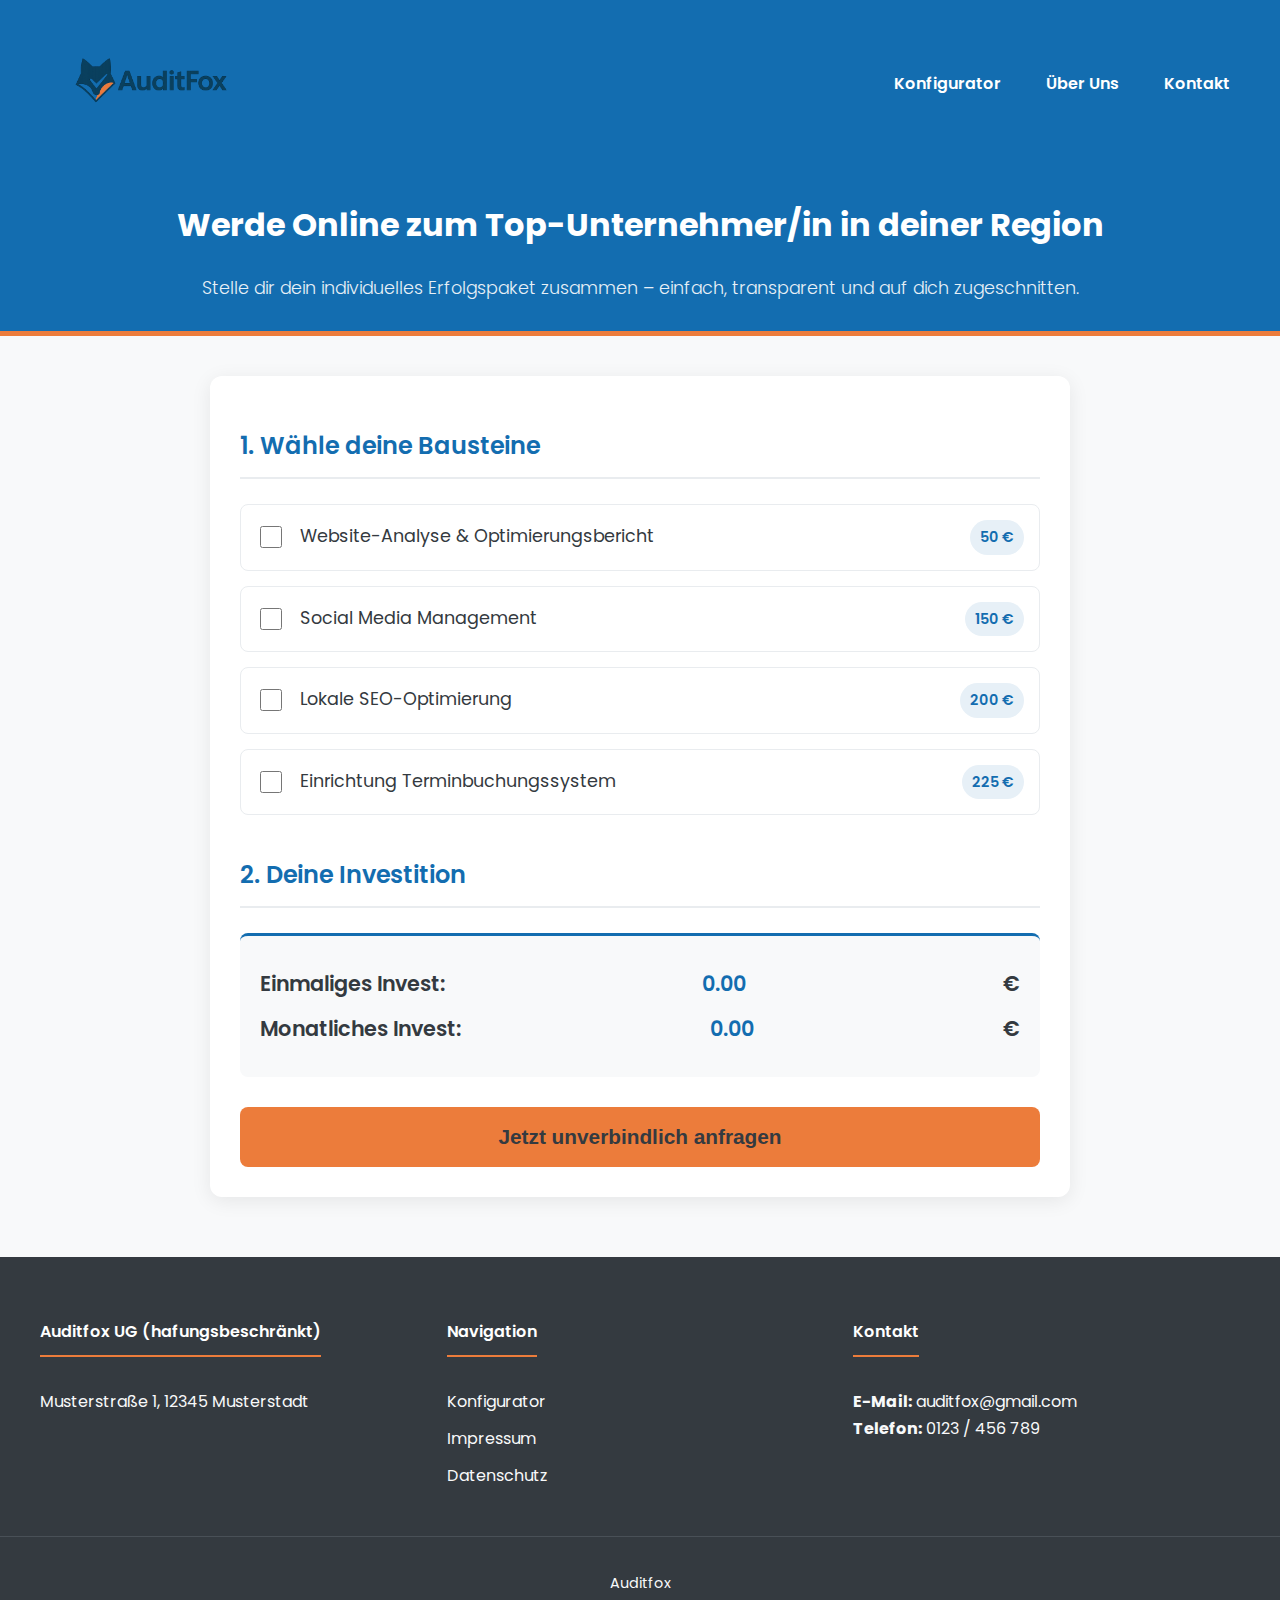
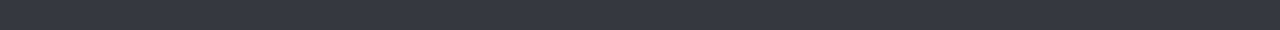
<file: index.html>
<!DOCTYPE html>
<html lang ="de">
<head>
	<meta charset="UTF-8">
	<meta name="viewport" content="width=device-width, initial-scale=1.0">
	<title>Ihr Weg zum Topunternehmer/in in Ihrer Region </title>
	<link rel="stylesheet" href="style.css">
</head>

<body>
<header>	
    <div class="header-container">
        <img src="media/AFLogo.png" alt="Firmenlogo" class="logo">
        <!-- NEU: Checkbox zum Steuern des Menüs (unsichtbar) -->
        <input type="checkbox" id="menu-toggle" class="menu-toggle">
        <!-- NEU: Das Burger-Icon (ist das Label für die Checkbox) -->
        <label for="menu-toggle" class="menu-icon">
            <span></span>
            <span></span>
            <span></span>
        </label>
  <nav class="navbar">
            <ul>
						<li><a href="#konfigurator">Konfigurator</a></li>
                <li><a href="ueber-uns.html">Über Uns</a></li>
                <li><a href="kontakt.html">Kontakt</a></li>
            </ul>
        </nav>
    </div>
  <div class="hero-section">
        <h1>Werde Online zum Top-Unternehmer/in  in deiner Region</h1>
        <p>Stelle dir dein individuelles Erfolgspaket zusammen – einfach, transparent und auf dich zugeschnitten.</p>
    </div>
</header>

 </header>
 <main>
   <section id="konfigurator">
 	 <h2>1. Wähle deine Bausteine</h2>
            
    <div class="option">
   <input type="checkbox" id="website-analyse" name="website-analyse" value="50" data-cost-type="einmalig">
   <label for="website-analyse" class="analyse-label">Website-Analyse & Optimierungsbericht</label> <span class="price-tag">50 €</span>
   </div>

    <div class="option">
   <input type="checkbox" id="social-media" name="social-media" value="150" data-cost-type="monatlich">
  <label for="social-media">Social Media Management</label>
  <span class="price-tag">150 €</span>
   </div>
         
 	<div class="option">
  <input type="checkbox" id="seo" name="seo" value="200" data-cost-type="einmalig">
 <label for="seo">Lokale SEO-Optimierung</label>
   <span class="price-tag">200 €</span>
</div>

   <div class="option">        
  <input type="checkbox" id="terminbuchung" name="terminbuchung" value="225" data-cost-type="einmalig">
  <label for="terminbuchung">Einrichtung Terminbuchungssystem</label>
  <span class="price-tag">225 €</span>
            </div>
</section>

        <section id="zusammenfassung">
            <h2>2. Deine Investition</h2>
            <ul id="ausgewaehlte-optionen">
           </ul>
            <div class="kosten-uebersicht">
                <p class="total">Einmaliges Invest: <span id="gesamtkosten-einmalig">0,00</span>€</p>
  <p class="total">Monatliches Invest:<span id="gesamtkosten-monatlich">0,00</span>€</p>
     </div>
        <button>Jetzt unverbindlich anfragen</button>
        </section>
    </main>
    <script src="script.js"></script>
<footer>
    <div class="footer-container">
        <div class="footer-column">
            <h4>Auditfox UG (hafungsbeschränkt)</h4>
            <p>Musterstraße 1, 12345 Musterstadt</p>
      </div>
      <div class="footer-column">
          <h4>Navigation</h4>
          <ul>
                <li><a href="#konfigurator">Konfigurator</a></li>
                <li><a href="impressum.html">Impressum</a></li>
                <li><a href="datenschutz.html">Datenschutz</a></li>
            </ul>
        </div>
        <div class="footer-column">
            <h4>Kontakt</h4>
            
<p><b>E-Mail:</b>
 <a href="mailto:auditfox@gmail.com">auditfox@gmail.com</a> 
</br> 
     <b>Telefon:</b> 0123 / 456 789
   </p>
        </div>
    </div>
    <div class="footer-bottom">
        <p>Auditfox</p>
    </div>
</footer>
</body>
</html>
</file>
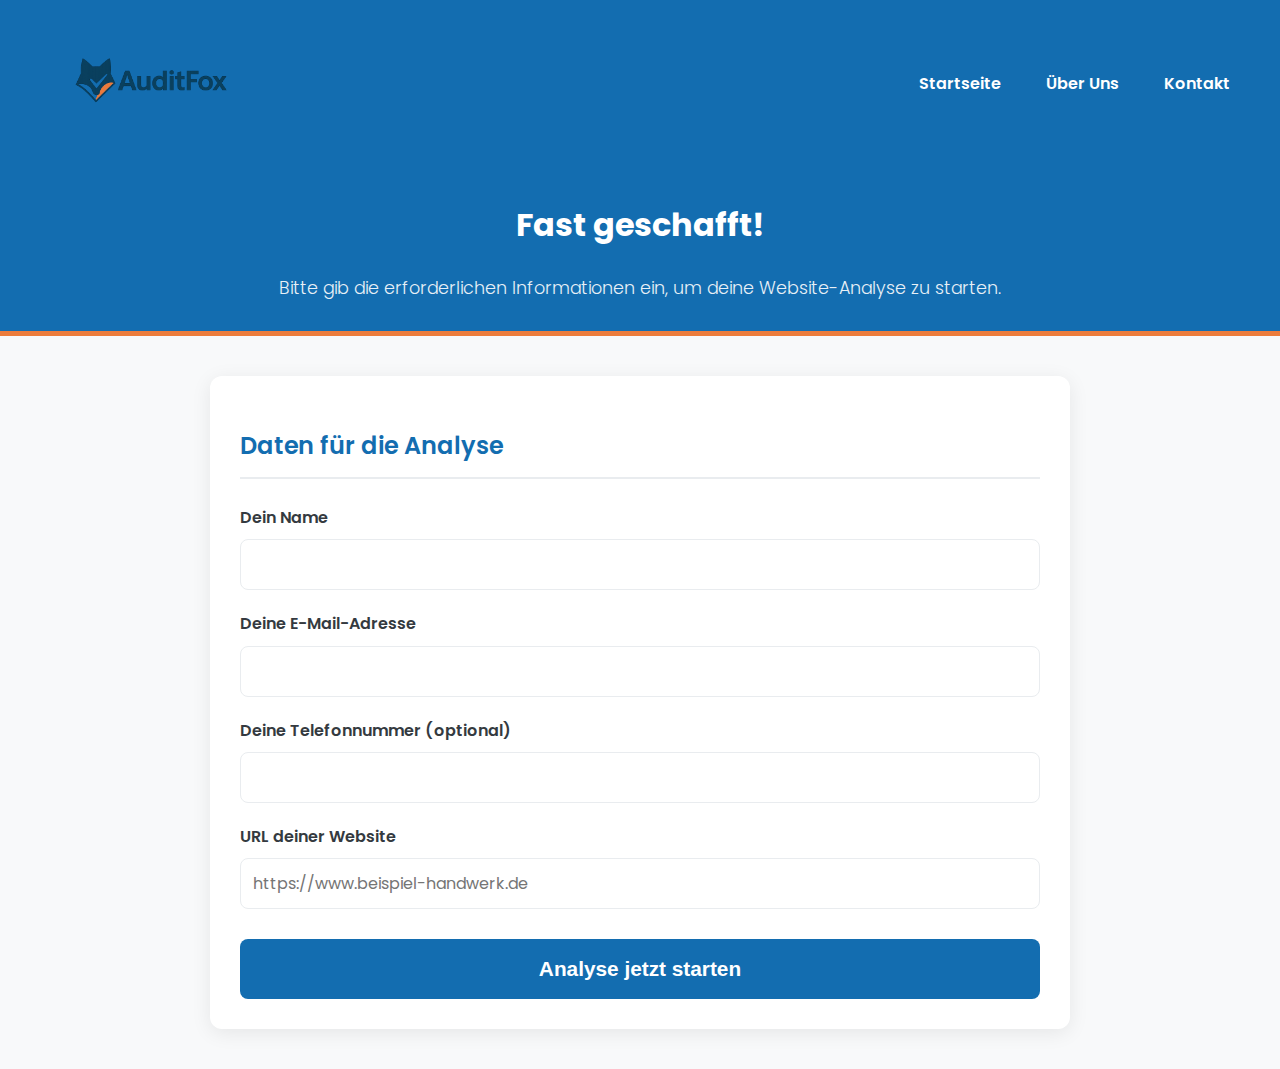
<file: analyse.html>
<!DOCTYPE html>
<html lang="de">
<head>
    <meta charset="UTF-8">
    <meta name="viewport" content="width=device-width, initial-scale=1.0">
    <title>Website-Analyse - Dein nächster Schritt</title>
    <link rel="stylesheet" href="style.css">
</head>
<body>
   <header>
    <div class="header-container">
        <img src="media/AFLogo.png" alt="Firmenlogo" class="logo">
        <!-- NEU: Checkbox zum Steuern des Menüs (unsichtbar) -->
        <input type="checkbox" id="menu-toggle" class="menu-toggle">
        <!-- NEU: Das Burger-Icon (ist das Label für die Checkbox) -->
        <label for="menu-toggle" class="menu-icon">
            <span></span>
            <span></span>
            <span></span>
        </label>
  <nav class="navbar">
            <ul>
					<li><a href="index.html">Startseite</a></li>
                <li><a href="ueber-uns.html">Über Uns</a></li>
                <li><a href="kontakt.html">Kontakt</a></li>
            </ul>
        </nav>
    </div>
        <div class="hero-section">
            <h1>Fast geschafft!</h1>
            <p>Bitte gib die erforderlichen Informationen ein, um deine Website-Analyse zu starten.</p>
        </div>
    </header>

    <main>
        <section id="analyse-form-section">
            <h2>Daten für die Analyse</h2>
            <form id="analyse-form">
                <div class="form-group">
                    <label for="name">Dein Name</label>
                    <input type="text" id="name" name="name" required>
                </div>
                <div class="form-group">
                    <label for="email">Deine E-Mail-Adresse</label>
                    <input type="email" id="email" name="email" required>
                </div>
                <div class="form-group">
                    <label for="phone">Deine Telefonnummer (optional)</label>
                    <input type="tel" id="phone" name="phone">
                </div>
                <div class="form-group">
                    <label for="website-url">URL deiner Website</label>
                    <input type="url" id="website-url" name="website-url" placeholder="https://www.beispiel-handwerk.de" required>
                </div>
                
<button type="submit" class="submit-button">Analyse jetzt starten</button>
            </form>
        </section>
    </main>
</body>
</html>
</file>
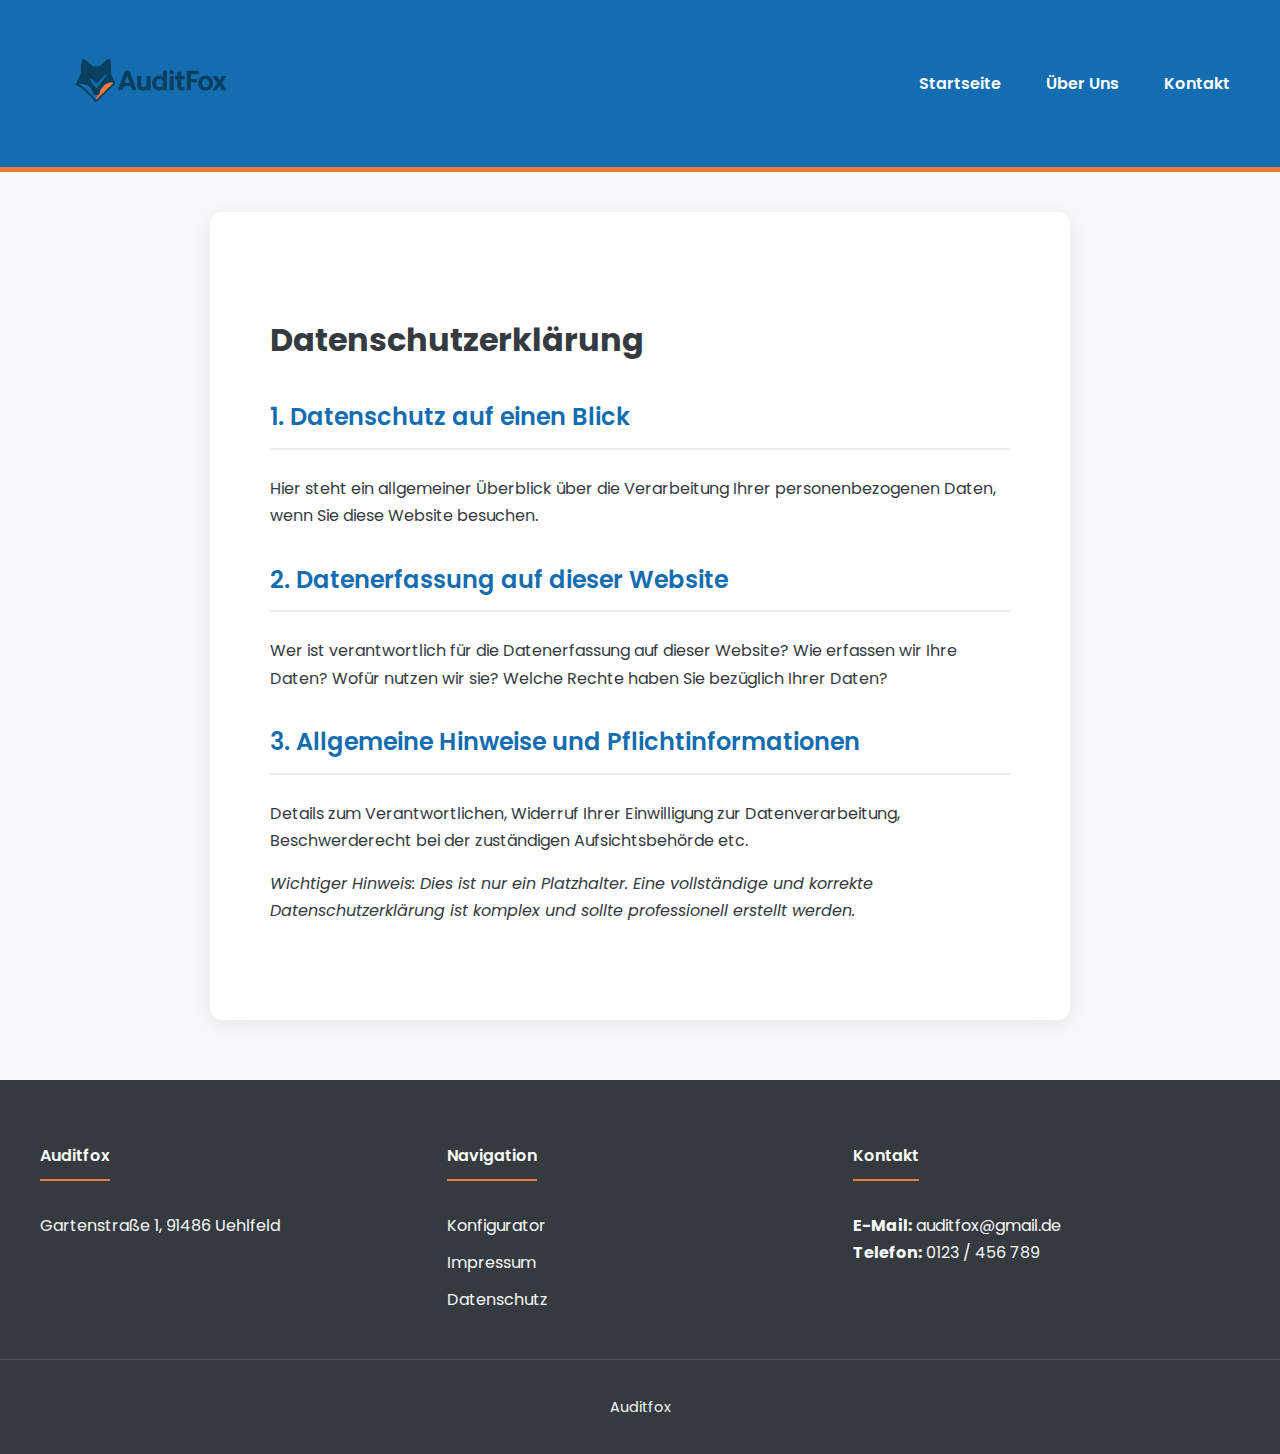
<file: datenschutz.html>
<!DOCTYPE html>
<html lang="de">
<head>
    <meta charset="UTF-8">
    <meta name="viewport" content="width=device-width, initial-scale=1.0">
    <title>Datenschutzerklärung</title>
    <link rel="stylesheet" href="style.css">
</head>
<body>
    <header>
        <div class="header-container">
        <img src="media/AFLogo.png" alt="Firmenlogo" class="logo">
        <!-- NEU: Checkbox zum Steuern des Menüs (unsichtbar) -->
        <input type="checkbox" id="menu-toggle" class="menu-toggle">
        <!-- NEU: Das Burger-Icon (ist das Label für die Checkbox) -->
        <label for="menu-toggle" class="menu-icon">
            <span></span>
            <span></span>
            <span></span>
        </label>
  <nav class="navbar">
            <ul>
					 <li><a href="index.html">Startseite</a></li>
                <li><a href="ueber-uns.html">Über Uns</a></li>
                <li><a href="kontakt.html">Kontakt</a></li>
            </ul>
        </nav>
    </div>
    </header>

    <main>
        <section class="legal-content">
            <h1>Datenschutzerklärung</h1>
            <h2>1. Datenschutz auf einen Blick</h2>
            <p>Hier steht ein allgemeiner Überblick über die Verarbeitung Ihrer personenbezogenen Daten, wenn Sie diese Website besuchen.</p>
            
            <h2>2. Datenerfassung auf dieser Website</h2>
            <p>Wer ist verantwortlich für die Datenerfassung auf dieser Website? Wie erfassen wir Ihre Daten? Wofür nutzen wir sie? Welche Rechte haben Sie bezüglich Ihrer Daten?</p>
            
            <h2>3. Allgemeine Hinweise und Pflichtinformationen</h2>
            <p>Details zum Verantwortlichen, Widerruf Ihrer Einwilligung zur Datenverarbeitung, Beschwerderecht bei der zuständigen Aufsichtsbehörde etc.</p>

            <p>
                <em>Wichtiger Hinweis: Dies ist nur ein Platzhalter. Eine vollständige und korrekte Datenschutzerklärung ist komplex und sollte professionell erstellt werden.</em>
            </p>
        </section>
    </main>
<footer>
    <div class="footer-container">
        <div class="footer-column">
            <h4>Auditfox</h4>
            <p>Gartenstraße 1, 91486 Uehlfeld</p>
      </div>
      <div class="footer-column">
          <h4>Navigation</h4>
          <ul>
                <li><a href="#konfigurator">Konfigurator</a></li>
                <li><a href="impressum.html">Impressum</a></li>
                <li><a href="datenschutz.html">Datenschutz</a></li>
            </ul>
        </div>
        <div class="footer-column">
            <h4>Kontakt</h4>
            
<p><b>E-Mail:</b>
 <a href="mailto:auditfox@gmail.com">auditfox@gmail.de</a> 
</br> 
     <b>Telefon:</b> 0123 / 456 789
   </p>
        </div>
    </div>
    <div class="footer-bottom">
        <p>Auditfox</p>
    </div>
</footer>
</body>
</html>
</file>
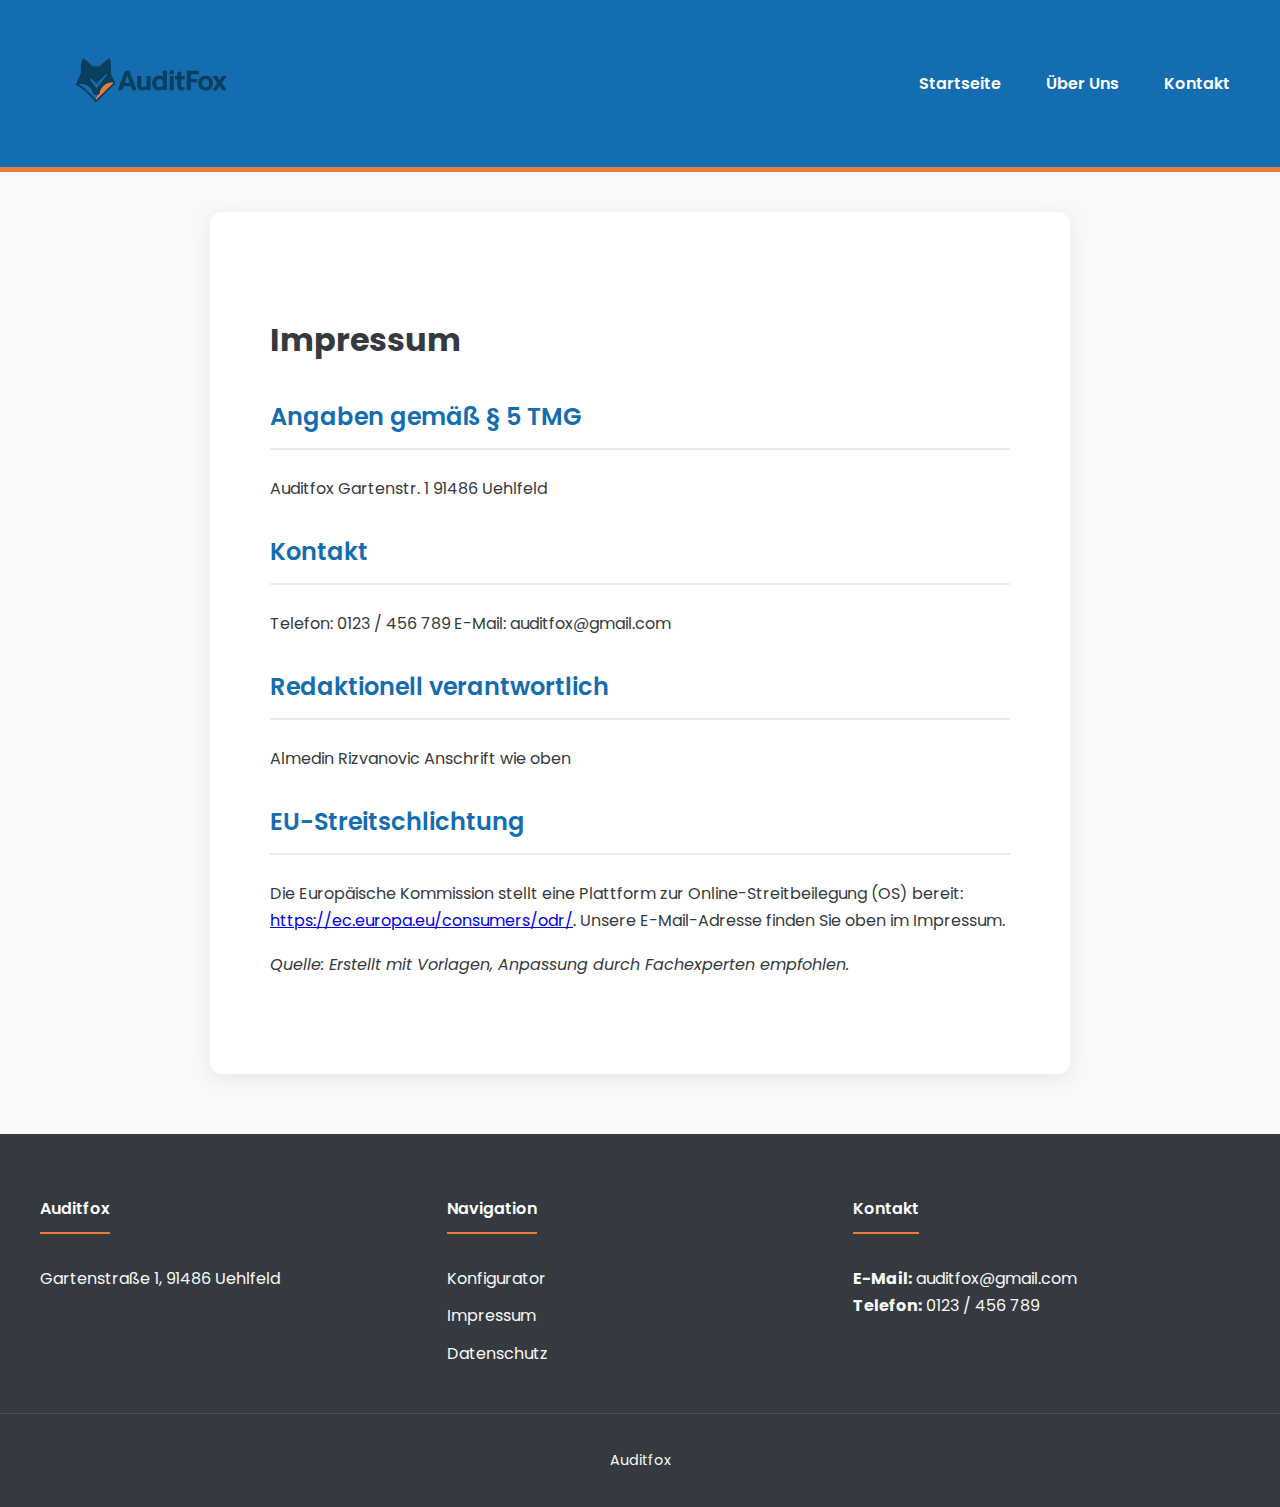
<file: impressum.html>
<!DOCTYPE html>
<html lang="de">
<head>
    <meta charset="UTF-8">
    <meta name="viewport" content="width=device-width, initial-scale=1.0">
    <title>Impressum</title>
    <link rel="stylesheet" href="style.css">
</head>
<body>
<header>
    <div class="header-container">
        <img src="media/AFLogo.png" alt="Firmenlogo" class="logo">
        <!-- NEU: Checkbox zum Steuern des Menüs (unsichtbar) -->
        <input type="checkbox" id="menu-toggle" class="menu-toggle">
        <!-- NEU: Das Burger-Icon (ist das Label für die Checkbox) -->
        <label for="menu-toggle" class="menu-icon">
            <span></span>
            <span></span>
            <span></span>
        </label>
  <nav class="navbar">
            <ul>
						<li><a href="index.html">Startseite</a></li>
                <li><a href="ueber-uns.html">Über Uns</a></li>
                <li><a href="kontakt.html">Kontakt</a></li>
            </ul>
        </nav>
    </div>
</header>
    <main>
        <section class="legal-content">
            <h1>Impressum</h1>
            
            <h2>Angaben gemäß § 5 TMG</h2>
            <p>
                Auditfox 

                Gartenstr. 1

                91486 Uehlfeld
            </p>

            <h2>Kontakt</h2>
            <p>
                Telefon: 0123 / 456 789  

                E-Mail: auditfox@gmail.com
            </p>

            <h2>Redaktionell verantwortlich</h2>
            <p>
                Almedin Rizvanovic 

                Anschrift wie oben
            </p>

            <h2>EU-Streitschlichtung</h2>
            <p>
                Die Europäische Kommission stellt eine Plattform zur Online-Streitbeilegung (OS) bereit: 
                <a href="https://ec.europa.eu/consumers/odr/" target="_blank" rel="noopener noreferrer">https://ec.europa.eu/consumers/odr/</a>.  

                Unsere E-Mail-Adresse finden Sie oben im Impressum.
            </p>
            
            <p>
                <em>Quelle: Erstellt mit Vorlagen, Anpassung durch Fachexperten empfohlen.</em>
            </p>
        </section>
    </main>
<footer>
    <div class="footer-container">
        <div class="footer-column">
            <h4>Auditfox</h4>
            <p>Gartenstraße 1, 91486 Uehlfeld</p>
      </div>
      <div class="footer-column">
          <h4>Navigation</h4>
          <ul>
                <li><a href="#konfigurator">Konfigurator</a></li>
                <li><a href="impressum.html">Impressum</a></li>
                <li><a href="datenschutz.html">Datenschutz</a></li>
            </ul>
        </div>
        <div class="footer-column">
            <h4>Kontakt</h4>
            
<p><b>E-Mail:</b>
 <a href="mailto:info@deinewebsite.de">auditfox@gmail.com</a> 
</br> 
     <b>Telefon:</b> 0123 / 456 789
   </p>
        </div>
    </div>
    <div class="footer-bottom">
        <p>Auditfox</p>
    </div>
</footer>
</body>
</html>
</file>
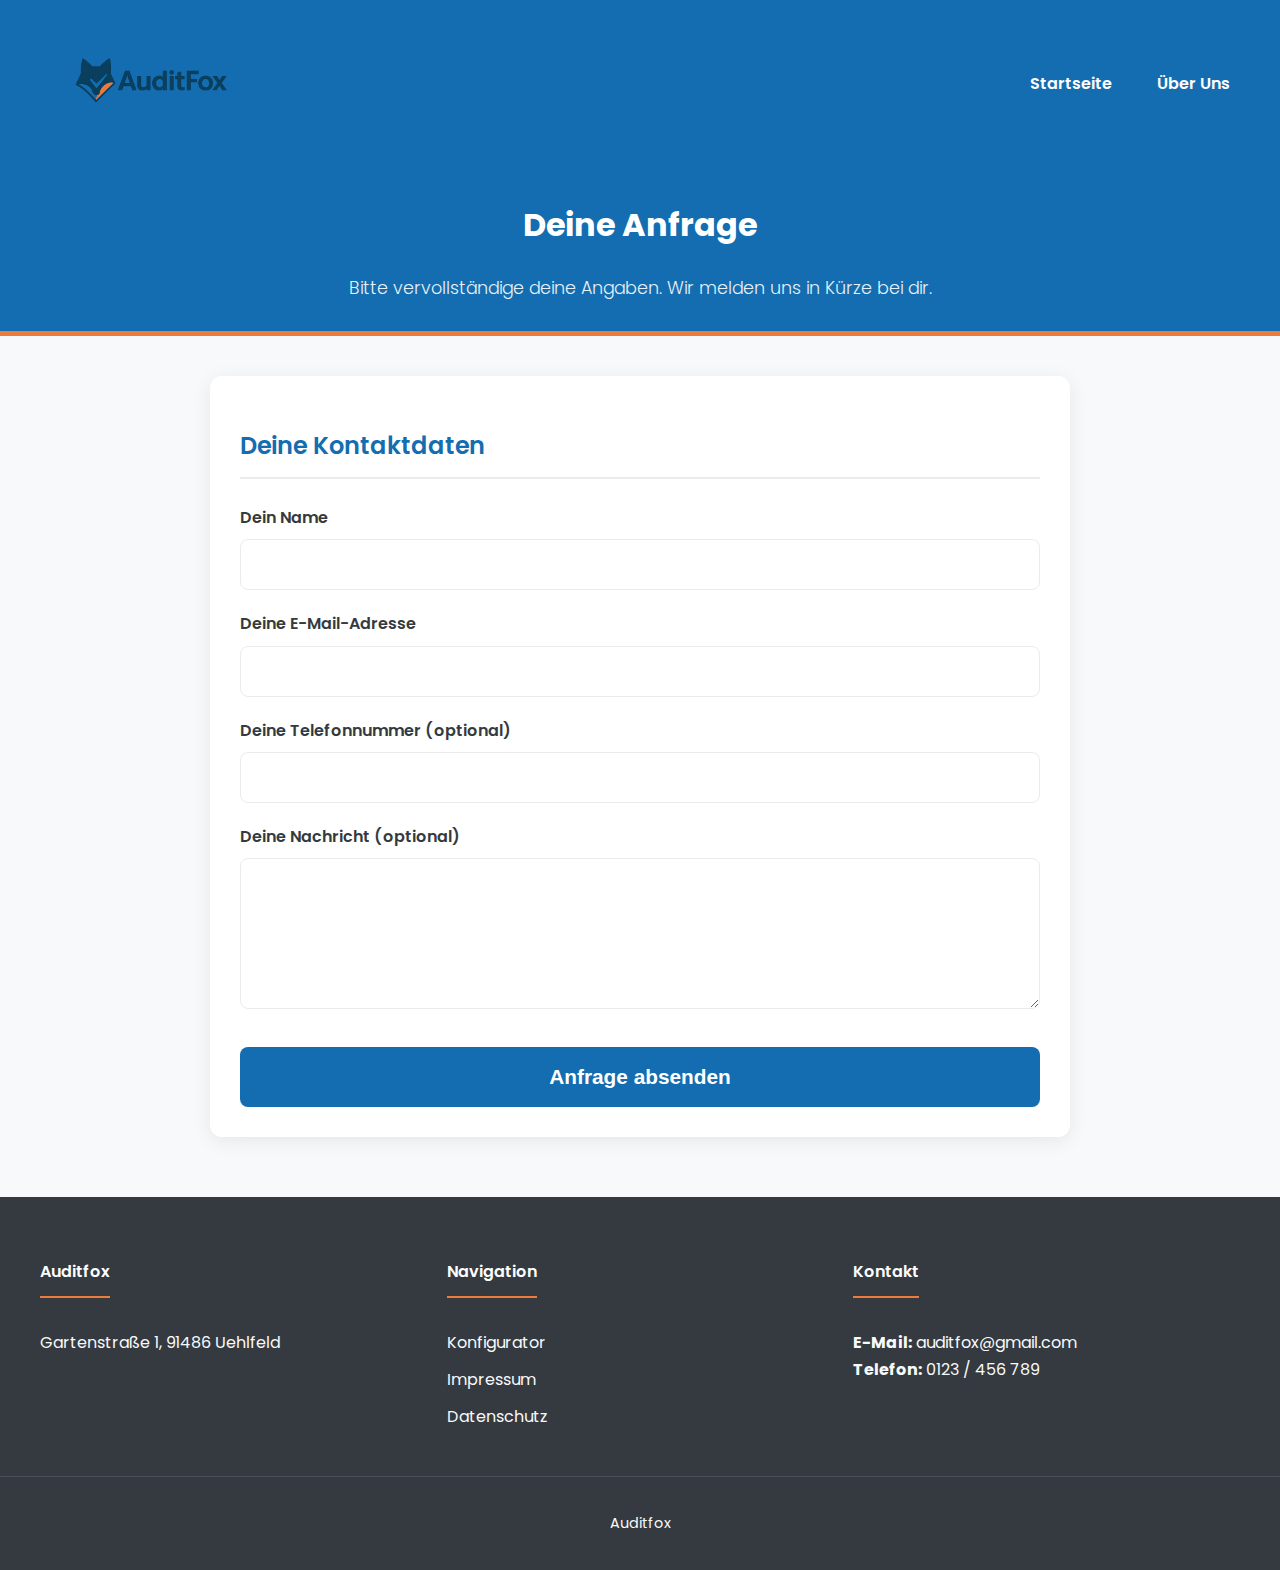
<file: kontakt.html>
<!DOCTYPE html>
<html lang="de">
<head>
    <meta charset="UTF-8">
    <meta name="viewport" content="width=device-width, initial-scale=1.0">
    <title>Kontakt & Anfrage</title>
    <link rel="stylesheet" href="style.css">
</head>
<body>
 <header>
    <div class="header-container">
        <img src="media/AFLogo.png" alt="Firmenlogo" class="logo">
        <!-- NEU: Checkbox zum Steuern des Menüs (unsichtbar) -->
        <input type="checkbox" id="menu-toggle" class="menu-toggle">
        <!-- NEU: Das Burger-Icon (ist das Label für die Checkbox) -->
        <label for="menu-toggle" class="menu-icon">
            <span></span>
            <span></span>
            <span></span>
        </label>
  <nav class="navbar">
            <ul>
						<li><a href="index.html">Startseite</a></li>
                <li><a href="#ueber-uns.html">Über Uns</a></li>  
            </ul>
        </nav>
    </div>
        <div class="hero-section">
            <h1>Deine Anfrage</h1>
            <p>Bitte vervollständige deine Angaben. Wir melden uns in Kürze bei dir.</p>
        </div>
    </header>	
	<main>
    <!-- NEU: Die ID "auswahl-sektion" umschließt den gesamten Block -->
    <section id="auswahl-sektion">
        <h2>Deine Auswahl</h2>
        <div id="auswahl-zusammenfassung" class="auswahl-box">
            <p>Lade Auswahl...</p>
        </div>
    </section>

    <section id="kontakt-form-section">
        <!-- Dieser Teil bleibt unverändert -->
        <h2>Deine Kontaktdaten</h2>
        <form id="kontakt-form">
            <div class="form-group">
                <label for="name">Dein Name</label>
                <input type="text" id="name" name="name" required>
            </div>
            <div class="form-group">
                <label for="email">Deine E-Mail-Adresse</label>
                <input type="email" id="email" name="email" required>
            </div>
            <div class="form-group">
                <label for="phone">Deine Telefonnummer (optional)</label>
                <input type="tel" id="phone" name="phone">
            </div>
            <div class="form-group">
                <label for="nachricht">Deine Nachricht (optional)</label>
                <textarea id="nachricht" name="nachricht" rows="5"></textarea>
            </div>
            
            <button type="submit" class="submit-button">Anfrage absenden</button>
        </form>
    </section>
</main>

<footer>
    <div class="footer-container">
        <div class="footer-column">
            <h4>Auditfox</h4>
            <p>Gartenstraße 1, 91486 Uehlfeld</p>
      </div>
      <div class="footer-column">
          <h4>Navigation</h4>
          <ul>
                <li><a href="#konfigurator">Konfigurator</a></li>
                <li><a href="impressum.html">Impressum</a></li>
                <li><a href="datenschutz.html">Datenschutz</a></li>
            </ul>
        </div>
        <div class="footer-column">
            <h4>Kontakt</h4>
            
<p><b>E-Mail:</b>
 <a href="mailto:auditfox@gmail.com">auditfox@gmail.com</a> 
</br> 
     <b>Telefon:</b> 0123 / 456 789
   </p>
        </div>
    </div>
    <div class="footer-bottom">
        <p>Auditfox</p>
    </div>
</footer>

    <!-- NEU: Ein eigenes JavaScript für diese Seite -->
    <script src="kontakt.js"></script>
</body>
</html>
</file>
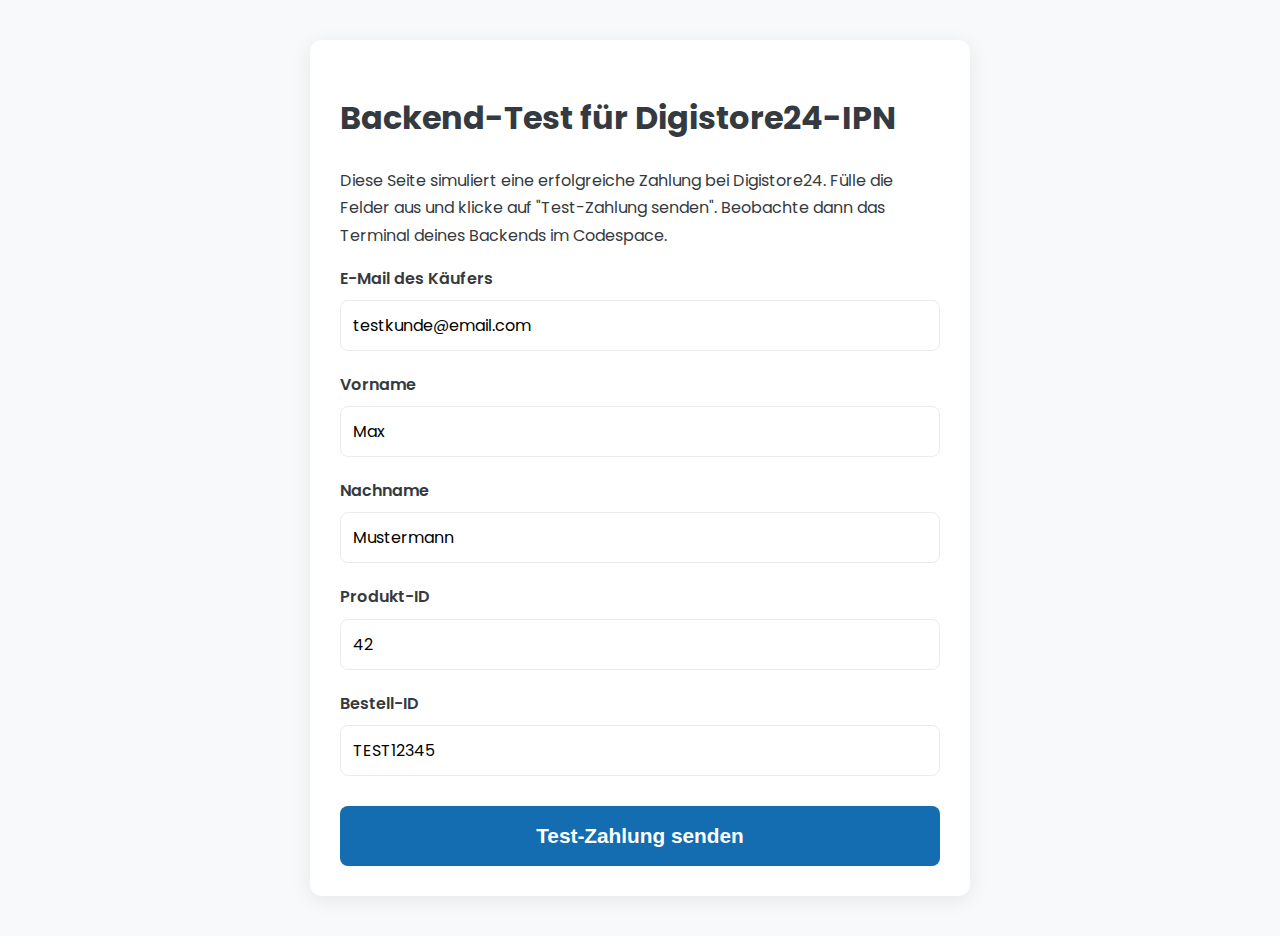
<file: test.html>
<!DOCTYPE html>
<html lang="de">
<head>
    <meta charset="UTF-8">
    <title>Backend Test-Seite</title>
    <link rel="stylesheet" href="style.css"> <!-- Wir nutzen das gleiche Styling -->
</head>
<body>
    <main style="max-width: 600px;">
        <h1>Backend-Test für Digistore24-IPN</h1>
        <p>
            Diese Seite simuliert eine erfolgreiche Zahlung bei Digistore24. Fülle die Felder aus und klicke auf "Test-Zahlung senden".
            Beobachte dann das Terminal deines Backends im Codespace.
        </p>

        <!-- 
            WICHTIG: 
            - action="/digistore-ipn" sendet die Daten an unsere Backend-Route.
            - method="post" ist entscheidend, da unsere Route nur POST-Anfragen akzeptiert.
        -->
        <form action="/digistore-ipn" method="post">
            <div class="form-group">
                <label for="buyer_email">E-Mail des Käufers</label>
                <input type="email" id="buyer_email" name="buyer_email" value="testkunde@email.com">
            </div>
            <div class="form-group">
                <label for="buyer_first_name">Vorname</label>
                <input type="text" id="buyer_first_name" name="buyer_first_name" value="Max">
            </div>
            <div class="form-group">
                <label for="buyer_last_name">Nachname</label>
                <input type="text" id="buyer_last_name" name="buyer_last_name" value="Mustermann">
            </div>
            <div class="form-group">
                <label for="product_id">Produkt-ID</label>
                <input type="text" id="product_id" name="product_id" value="42" readonly>
            </div>
             <div class="form-group">
                <label for="order_id">Bestell-ID</label>
                <input type="text" id="order_id" name="order_id" value="TEST12345">
            </div>
            
            <button type="submit" class="submit-button">Test-Zahlung senden</button>
        </form>
    </main>
</body>
</html>
</file>
<file: style.css>
/* Import einer modernen, gut lesbaren Schriftart von Google Fonts */
@import url('https://fonts.googleapis.com/css2?family=Poppins:wght@300;400;600;700&display=swap' );

:root {
    --primary-color: #136DB0; /* Ein sattes Handwerksblau */
    --secondary-color: #EC7C3B; /* Ein warmes, auffälliges Gelb/Orange */
    --background-color: #F8F9FA; /* Ein sehr helles Grau */
    --text-color: #343A40; /* Dunkelgrau statt reinem Schwarz */
    --light-gray: #E9ECEF;
    --white: #FFFFFF;
}

body {
    font-family: 'Poppins', sans-serif; /* Neue Schriftart */
    line-height: 1.7;
    margin: 0;
    background-color: var(--background-color);
    color: var(--text-color);
}

header p {
    font-weight: 300;
    font-size: 1.1em;
    opacity: 0.9;
}

main {
    max-width: 800px;
    margin: 40px auto;
    padding: 30px;
    background: var(--white);
    border-radius: 12px;
    box-shadow: 0 4px 20px rgba(0, 0, 0, 0.08);
}

h2 {
    font-weight: 600;
    color: var(--primary-color);
    border-bottom: 2px solid var(--light-gray);
    padding-bottom: 10px;
    margin-bottom: 25px;
}

/* Styling für die Auswahl-Optionen */
.option {
    display: flex;
    align-items: center;
    padding: 15px;
    border: 1px solid var(--light-gray);
    border-radius: 8px;
    margin-bottom: 15px;
    transition: all 0.2s ease-in-out;
}

.option:hover {
    border-color: var(--primary-color);
    background-color: #fcfdff;
}

.option label {
    margin-left: 15px;
    font-size: 1.1em;
    flex-grow: 1; /* Label nimmt den verfügbaren Platz ein */
}

/* NEU: Styling für die Preisschilder */
.price-tag {
    font-weight: 600;
    color: var(--primary-color);
    background-color: #e7f0f7;
    padding: 5px 10px;
    border-radius: 20px;
    font-size: 0.9em;
}

input[type="checkbox"] {
    /* Größere, modernere Checkboxen */
    width: 22px;
    height: 22px;
    accent-color: var(--primary-color);
}

/* Styling für die Zusammenfassung */
#zusammenfassung {
    margin-top: 40px;
}

#ausgewaehlte-optionen {
    list-style-type: '✓ '; /* Modernes Häkchen als Listenpunkt */
    padding-left: 20px;
    margin-bottom: 25px;
}

#ausgewaehlte-optionen li {
    padding: 5px 0;
}

/* NEU: Layout für die Kostenübersicht */
.kosten-uebersicht {
    background-color: var(--background-color);
    border-radius: 8px;
    padding: 20px;
    border-top: 3px solid var(--primary-color);
}

.total {
    display: flex;
    justify-content: space-between;
    font-size: 1.3em;
    font-weight: 600;
    margin: 10px 0;
}

.total span {
    color: var(--primary-color);
}

button {
    display: block;
    width: 100%;
    padding: 18px;
    background: var(--secondary-color);
    color: var(--text-color);
    border: none;
    border-radius: 8px;
    font-size: 1.3em;
    font-weight: 700;
    cursor: pointer;
    margin-top: 30px;
    transition: transform 0.2s ease;
}

button:hover {
    transform: scale(1.02); /* Leichter Zoom-Effekt beim Hover */
}

.header-container {
    display: flex;                
    justify-content: space-between;
    align-items: center;          
    max-width: 1200px;             
    margin: 0 auto;               
    padding: 10px 20px;           
}

.logo {
    max-width: 220px; 
    margin-bottom: 0;  
}

.navbar ul {
    list-style: none; 
    margin: 0;
    padding: 0;
    display: flex;    
}

.navbar li {
    margin-left: 25px; 
}

.navbar a {
    text-decoration: none; 
    color: var(--white);
    font-weight: 600;
    font-size: 1em;
    padding: 5px 10px;
    border-radius: 5px;
    transition: background-color 0.3s ease;
}

.navbar a:hover {
    background-color: rgba(255, 255, 255, 0.15); /* Leichter Highlight-Effekt beim Hovern */
}

/* Der neue Bereich für den Willkommenstext */
.hero-section {
    text-align: center;
    padding: 10px 10px; /* Eigener Abstand für den Text */
}

header {
    background: var(--primary-color);
    color: var(--white);
    padding: 0; 
    border-bottom: 5px solid var(--secondary-color);
}
header h1 {
    padding-top: 0;
}
/* Zuerst: Verstecke die Checkbox und das Burger-Icon auf großen Bildschirmen */
.menu-toggle,
.menu-icon {
    display: none;
}
/* Media Query: Diese Regeln gelten nur für Bildschirme, die 768px breit oder schmaler sind (iPads hochkant & Handys) */
@media (max-width: 768px) {

    /* Header-Container: Elemente jetzt untereinander anordnen */
    .header-container {
        flex-direction: column; /* Hauptrichtung ändern */
        align-items: flex-start;  /* Alles linksbündig ausrichten */
    }

    /* Logo: Etwas mehr Platz nach unten geben */
    .logo {
        margin-bottom: 15px;
    }
/* Navbar: Nimmt die volle Breite ein und wird zum aufklappbaren Menü */
    .navbar {
        width: 100%;
  /* Das Menü ist standardmäßig versteckt ( Höhe 0 und unsichtbar ) */
        max-height: 0;
        overflow: hidden;
        transition: max-height 0.4s ease-in-out;
    }
/* Die Menüpunkte (ul) jetzt untereinander anordnen */
    .navbar ul {
        flex-direction: column;
        padding-top: 10px;
    }
    .navbar li {
        margin-left: 0; /* Kein linker Abstand mehr */
        width: 100%;
    }
    .navbar a {
        display: block; /* Links nehmen die volle Breite ein */
        padding: 15px 10px;
        border-bottom: 1px solid rgba(255, 255, 255, 0.1);
    }
    /* Burger-Icon sichtbar machen */
    .menu-icon {
        display: block;
        cursor: pointer;
        position: absolute; /* Positioniert es oben rechts im Header */
        top: 35px;
        right: 25px;
        z-index: 10; /* Stellt sicher, dass es über anderen Elementen liegt */
    }
 /* Die drei Striche des Burger-Icons stylen */
    .menu-icon span {
        display: block;
        width: 25px;
        height: 3px;
        background-color: var(--white);
        margin: 5px 0;
        border-radius: 3px;
        transition: all 0.3s ease;
    }
/* Magie: Wenn die Checkbox angehakt ist... */
    .menu-toggle:checked ~ .navbar 
 /* ...wird die Navbar sichtbar, indem sie ihre volle Höhe bekommt. */
        max-height: 300px; /* Muss hoch genug sein für alle Menüpunkte */
    }
 /* Bonus: Die Striche des Burgers in ein "X" verwandeln, wenn das Menü offen ist */
    .menu-toggle:checked ~ .menu-icon span:nth-child(1) {
        transform: rotate(45deg) translate(5px, 5px);
    }
    .menu-toggle:checked ~ .menu-icon span:nth-child(2) {
        opacity: 0;
    }
    .menu-toggle:checked ~ .menu-icon span:nth-child(3) {
        transform: rotate(-45deg) translate(7px, -7px);
    }
footer {
    background-color: var(--text-color);
    color: var(--background-color);
    padding-top: 40px;
    margin-top: 60px; /* Abstand zum Hauptinhalt */
}

.footer-container {
    max-width: 1200px;
    margin: 0 auto;
    padding: 0 20px;
    display: flex;
    justify-content: space-between;
    flex-wrap: wrap; /* Erlaubt den Spalten, auf Mobilgeräten umzubrechen */
    gap: 20px; /* Abstand zwischen den Spalten */
}

.footer-column {
    flex: 1; /* Jede Spalte versucht, gleich viel Platz einzunehmen */
    min-width: 220px; /* Mindestbreite, bevor die Spalten umbrechen */
}

.footer-column h4 {
    color: var(--white);
    font-weight: 600;
    border-bottom: 2px solid var(--secondary-color);
    padding-bottom: 10px;
    margin-bottom: 15px;
    display: inline-block;
}

.footer-column ul {
    list-style: none;
    padding: 0;
}

.footer-column ul li {
    margin-bottom: 10px;
}

.footer-column a {
    color: var(--background-color);
    text-decoration: none;
    transition: color 0.3s ease;
}

.footer-column a:hover {
    color: var(--secondary-color);
}

.footer-bottom {
    text-align: center;
    padding: 20px;
    margin-top: 30px;
    border-top: 1px solid #495057; /* Etwas helleres Grau */
    font-size: 0.9em;
}
.form-group {
    margin-bottom: 20px;
}

.form-group label {
    display: block;
    margin-bottom: 8px;
    font-weight: 600;
    color: var(--text-color );
}

.form-group input,
.form-group textarea {
    width: 100%;
    padding: 12px;
    border: 1px solid var(--light-gray);
    border-radius: 8px;
    font-size: 1em;
    font-family: 'Poppins', sans-serif;
    box-sizing: border-box; /* WICHTIG: Stellt sicher, dass Padding die Breite nicht beeinflusst */
}


.form-group input:focus {
    outline: none;
    border-color: var(--primary-color);
    box-shadow: 0 0 0 3px rgba(0, 90, 156, 0.2);
}

.submit-button {
    display: block;
    width: 100%;
    padding: 18px;
    background: var(--primary-color); /* Primärfarbe für die Aktion */
    color: var(--white);
    border: none;
    border-radius: 8px;
    font-size: 1.3em;
    font-weight: 700;
    cursor: pointer;
    margin-top: 30px;
    transition: transform 0.2s ease;
}

.submit-button:hover {
    transform: scale(1.02);
}
/* Styling für Impressum & Datenschutz */
.legal-content {
    max-width: 800px;
    margin: 20px auto;
    background-color: #fff;
    padding: 30px;
    border-radius: 8px;
}
.legal-content h2 {
    margin-top: 30px;
}
.auswahl-box {
    background-color: var(--background-color);
    border-left: 5px solid var(--secondary-color);
    padding: 15px 20px;
    margin-bottom: 30px;
    border-radius: 0 8px 8px 0;
}
.auswahl-box ul {
    list-style-type: '✓ ';
    padding-left: 20px;
}
/* ========================================= */
/* NEU: Styling für die "Über Uns"-Seite     */
/* ========================================= */
.content-section {
    display: flex;
    align-items: center;
    gap: 40px; /* Abstand zwischen Text und Bild */
    max-width: 1100px;
    margin: 60px auto;
    padding: 0 20px;
}

/* Kehrt die Reihenfolge für den zweiten Block um */
.content-section.reverse {
    flex-direction: row-reverse;
}

.text-block {
    flex: 1; /* Nimmt den verfügbaren Platz ein */
}

.image-block {
    flex: 1;
}

.image-block img {
    width: 100%;
    height: auto;
    border-radius: 12px;
    box-shadow: 0 4px 20px rgba(0,0,0,0.1);
}

/* Responsive Anpassung für die "Über Uns"-Sektion */
@media (max-width: 768px) {
    .content-section,
    .content-section.reverse {
        flex-direction: column; /* Auf Mobilgeräten alles untereinander */
    }
}
</file>
